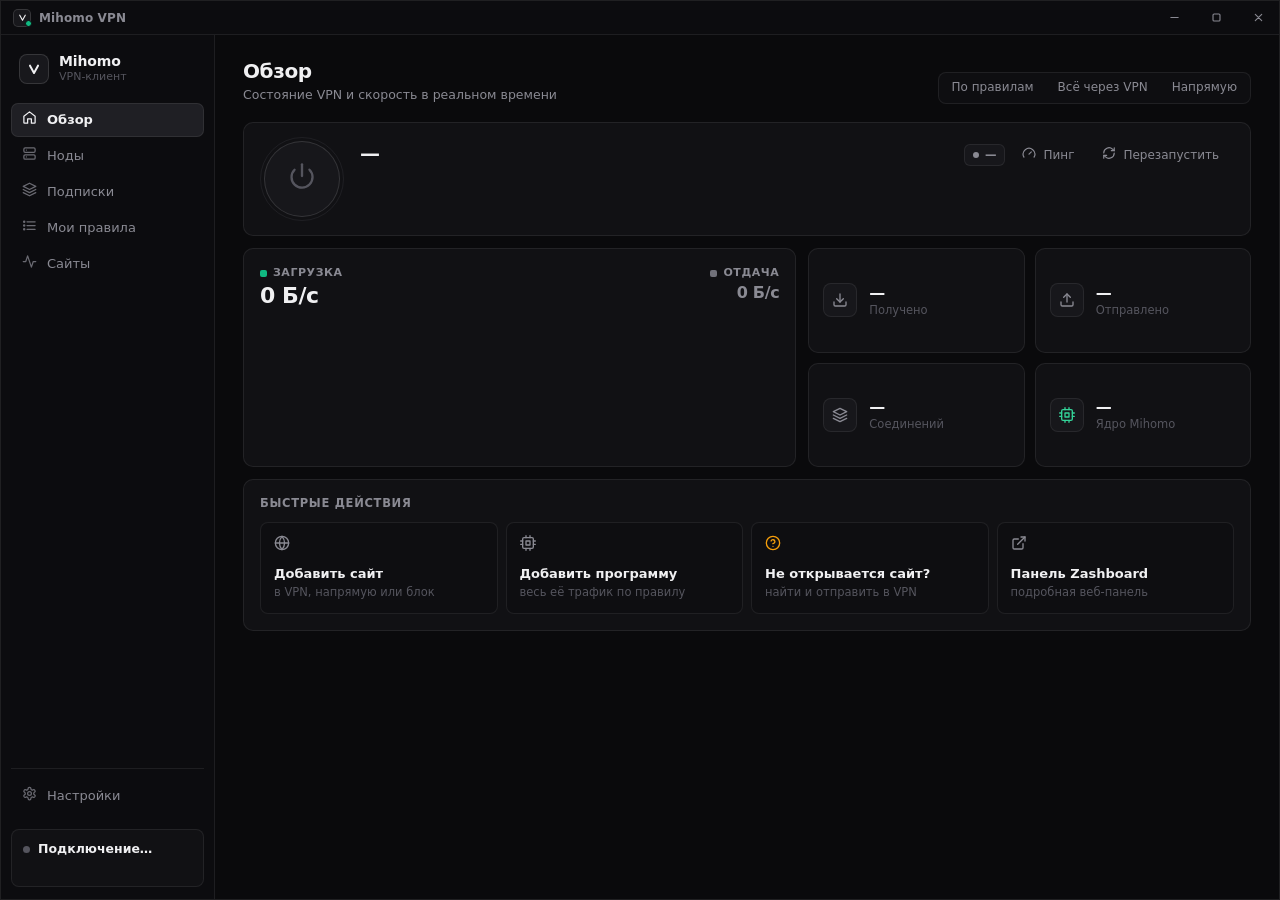
<file: source/ui/index.html>
<!doctype html>
<html lang="ru">
<head>
  <meta charset="utf-8" />
  <meta name="viewport" content="width=device-width, initial-scale=1" />
  <title>Mihomo VPN</title>
  <link rel="stylesheet" href="app.css" />
  <link rel="stylesheet" href="main.css" />
</head>
<body>
  <div class="app-shell">
    <div class="titlebar" data-tauri-drag-region>
      <div class="tb-left" data-tauri-drag-region>
        <div class="tb-mark"><svg viewBox="0 0 24 24" fill="none" stroke="currentColor" stroke-width="2.5" stroke-linecap="round" stroke-linejoin="round"><path d="m6 7 6 11 6-11"/></svg></div>
        <span class="tb-title" data-tauri-drag-region>Mihomo VPN</span>
      </div>
      <div class="win-btns">
        <button class="win-btn" id="winMin" title="Свернуть"><svg viewBox="0 0 12 12"><path d="M2 6h8" stroke="currentColor" stroke-width="1.2" stroke-linecap="round"/></svg></button>
        <button class="win-btn" id="winMax" title="Развернуть"><svg viewBox="0 0 12 12"><rect x="2.2" y="2.2" width="7.6" height="7.6" rx="1.2" fill="none" stroke="currentColor" stroke-width="1.2"/></svg></button>
        <button class="win-btn close" id="winClose" title="Свернуть в трей"><svg viewBox="0 0 12 12"><path d="M2.5 2.5l7 7m0-7l-7 7" stroke="currentColor" stroke-width="1.2" stroke-linecap="round"/></svg></button>
      </div>
    </div>
    <div class="layout">
    <!-- ======================= боковая панель -->
    <aside class="side">
      <div class="brand">
        <div class="logo"><svg viewBox="0 0 24 24" fill="none" stroke="#fff" stroke-width="3" stroke-linecap="round" stroke-linejoin="round"><path d="m6 7 6 11 6-11"/></svg></div>
        <div>
          <div class="brand-name">Mihomo</div>
          <div class="brand-sub">VPN-клиент</div>
        </div>
      </div>
      <nav id="nav">
        <div class="nav-group">
          <button data-page="overview" class="on"><span data-icon="home"></span>Обзор</button>
          <button data-page="nodes"><span data-icon="server"></span>Ноды</button>
          <button data-page="subs"><span data-icon="layers"></span>Подписки<em id="navSubCount"></em></button>
          <button data-page="rules"><span data-icon="list"></span>Мои правила<em id="navRuleCount"></em></button>
          <button data-page="sites"><span data-icon="activity"></span>Сайты<em id="navSuspicious" class="warn"></em></button>
        </div>
        <div class="nav-bottom">
          <button data-page="settings"><span data-icon="settings"></span>Настройки</button>
        </div>
      </nav>
      <div class="side-status" id="sideStatus">
        <div class="row"><span class="pulse" id="sideDot"></span><b id="sideTitle">Подключение…</b></div>
        <div class="muted ellipsis" id="sideSub">&nbsp;</div>
      </div>
    </aside>

    <main id="pages">
      <!-- ======================= ОБЗОР -->
      <section class="page on" id="page-overview">
        <header class="page-head">
          <div>
            <h1>Обзор</h1>
            <p class="muted">Состояние VPN и скорость в реальном времени</p>
          </div>
          <div class="seg" id="modeSeg" title="Режим маршрутизации">
            <button data-mode="rule">По правилам</button>
            <button data-mode="global">Всё через VPN</button>
            <button data-mode="direct">Напрямую</button>
          </div>
        </header>

        <div class="card hero-main">
          <button class="power" id="powerBtn" title="Включить / выключить VPN"><span data-icon="power"></span></button>
          <div class="hero-text">
            <div class="hero-top-row">
              <div>
                <div class="state" id="stateTitle">—</div>
                <div class="muted" id="stateReason">&nbsp;</div>
              </div>
              <div class="row hero-meta">
                <span class="chip" id="pingChip"><span class="dot"></span><span>—</span></span>
                <button class="btn sm ghost" id="pingBtn"><span data-icon="gauge"></span>Пинг</button>
                <button class="btn sm ghost" id="restartBtn"><span data-icon="refresh"></span>Перезапустить</button>
              </div>
            </div>
            <div class="core-note hidden" id="coreNote"></div>
            <div class="chain" id="chain"></div>
            <div class="smart-line hidden" id="smartLine"></div>
            <div class="game-line hidden" id="gameLine"></div>
          </div>
        </div>

        <div class="overview-grid">
          <div class="card speed">
            <div class="speed-top">
              <div>
                <div class="speed-label"><i class="sw down"></i>Загрузка</div>
                <div class="speed-val num" id="downSpeed">0 Б/с</div>
              </div>
              <div>
                <div class="speed-label"><i class="sw up"></i>Отдача</div>
                <div class="speed-val num small" id="upSpeed">0 Б/с</div>
              </div>
            </div>
            <div class="speed-graph"><svg class="spark" id="spark"></svg></div>
          </div>

          <div class="tiles">
            <div class="card tile"><div class="tile-ic" data-icon="download"></div><div><div class="tile-val num" id="tDown">—</div><div class="tile-lbl">Получено</div></div></div>
            <div class="card tile"><div class="tile-ic violet" data-icon="upload"></div><div><div class="tile-val num" id="tUp">—</div><div class="tile-lbl">Отправлено</div></div></div>
            <div class="card tile"><div class="tile-ic blue" data-icon="layers"></div><div><div class="tile-val num" id="tConns">—</div><div class="tile-lbl">Соединений</div></div></div>
            <div class="card tile"><div class="tile-ic green" data-icon="cpu"></div><div><div class="tile-val" id="tVersion">—</div><div class="tile-lbl">Ядро Mihomo</div></div></div>
          </div>
        </div>

        <div class="card quick">
          <h3>Быстрые действия</h3>
          <div class="quick-grid">
            <button class="qa" data-q="domain"><span data-icon="globe"></span><b>Добавить сайт</b><small>в VPN, напрямую или блок</small></button>
            <button class="qa" data-q="process"><span data-icon="cpu"></span><b>Добавить программу</b><small>весь её трафик по правилу</small></button>
            <button class="qa" data-q="broken"><span data-icon="help"></span><b>Не открывается сайт?</b><small>найти и отправить в VPN</small></button>
            <button class="qa" data-q="panel"><span data-icon="external"></span><b>Панель Zashboard</b><small>подробная веб-панель</small></button>
          </div>
        </div>
      </section>

      <!-- ======================= НОДЫ -->
      <section class="page" id="page-nodes">
        <header class="page-head">
          <div>
            <h1>Ноды и группы</h1>
            <p class="muted">Выбор сервера для каждой группы. Группы «авто» выбирают ноду сами по пингу.</p>
          </div>
          <div class="row">
            <div class="search"><span data-icon="search"></span><input class="input" id="nodeSearch" placeholder="Поиск ноды или группы" style="width:240px" /></div>
          </div>
        </header>
        <div id="groups" class="groups"></div>
      </section>

      <!-- ======================= ПОДПИСКИ -->
      <section class="page" id="page-subs">
        <header class="page-head">
          <div>
            <h1>Подписки</h1>
            <p class="muted">Ссылки от VPN-провайдеров. Ноды из активных подписок попадают в Proxy, Auto и остальные группы.</p>
          </div>
          <button class="btn primary" id="addSubBtn"><span data-icon="plus"></span>Добавить подписку</button>
        </header>
        <div class="toolbar">
          <span class="muted" style="font-size:13px">Использовать:</span>
          <div class="seg" id="subModeSeg">
            <button data-m="all">Все подписки сразу</button>
            <button data-m="one">Только активную</button>
          </div>
          <span class="hint" id="subModeHint"></span>
        </div>
        <div id="subsList" class="subs"></div>
      </section>

      <!-- ======================= ПРАВИЛА -->
      <section class="page" id="page-rules">
        <header class="page-head">
          <div>
            <h1>Мои правила <span class="count" id="ruleCount"></span></h1>
            <p class="muted">Проверяются сверху вниз и раньше всех остальных правил конфига.</p>
          </div>
          <div class="row">
            <button class="btn" id="importBtn"><span data-icon="download"></span>Импорт</button>
            <button class="btn" id="exportBtn"><span data-icon="upload"></span>Экспорт</button>
            <button class="btn primary" id="addRuleBtn"><span data-icon="plus"></span>Добавить</button>
          </div>
        </header>
        <div class="toolbar">
          <div class="search grow"><span data-icon="search"></span><input class="input" id="ruleSearch" placeholder="Поиск по правилам" /></div>
          <div class="seg" id="ruleTypeSeg">
            <button data-f="all" class="on">Все</button>
            <button data-f="domain">Сайты</button>
            <button data-f="process">Программы</button>
            <button data-f="ip">IP</button>
          </div>
          <div class="seg" id="ruleActSeg">
            <button data-a="all" class="on">Любое</button>
            <button data-a="vpn">VPN</button>
            <button data-a="direct">Напрямую</button>
            <button data-a="block">Блок</button>
          </div>
        </div>
        <div class="bulkbar hidden" id="bulkBar">
          <b id="bulkCount"></b>
          <span class="grow"></span>
          <span class="muted">Действие:</span>
          <select class="input" id="bulkAction" style="width:200px;height:32px"></select>
          <button class="btn sm" id="bulkApply">Применить</button>
          <button class="btn sm danger" id="bulkDelete"><span data-icon="trash"></span>Удалить</button>
          <button class="btn sm ghost" id="bulkClear">Снять выделение</button>
        </div>
        <div class="table card" id="rulesTable">
          <div class="thead">
            <label class="cb"><input type="checkbox" id="ruleAll" /><span></span></label>
            <div>Тип</div><div>Значение</div><div>Действие</div><div class="right">Порядок и правка</div>
          </div>
          <div class="tbody" id="rulesBody"></div>
        </div>
      </section>

      <!-- ======================= САЙТЫ -->
      <section class="page" id="page-sites">
        <header class="page-head">
          <div>
            <h1>Сайты и соединения</h1>
            <p class="muted">Адреса, к которым недавно обращались программы. Отсюда их можно сразу отправить в VPN.</p>
          </div>
          <div class="row">
            <button class="btn ghost" id="sitesClear"><span data-icon="trash"></span>Очистить</button>
          </div>
        </header>
        <div class="toolbar">
          <div class="seg" id="sitesSeg">
            <button data-s="all" class="on">Все адреса</button>
            <button data-s="broken">Не открываются <em id="brokenCount"></em></button>
            <button data-s="direct">Напрямую</button>
            <button data-s="vpn">Через VPN</button>
          </div>
          <div class="search grow"><span data-icon="search"></span><input class="input" id="sitesSearch" placeholder="Поиск по адресу или программе" /></div>
          <div class="seg" id="scopeSeg" title="Что добавлять в правило">
            <button data-scope="suffix" class="on">Весь сайт</button>
            <button data-scope="host">Только адрес</button>
          </div>
        </div>
        <div class="banner hidden" id="brokenBanner">
          <span data-icon="help"></span>
          <div><b>Похоже, эти адреса не открываются.</b> Они шли напрямую и почти ничего не загрузили — обычно так выглядят заблокированные сайты. Нажмите «В VPN» у нужного адреса и обновите страницу в браузере.</div>
        </div>
        <div class="table card sites" id="sitesTable">
          <div class="thead"><div>Адрес</div><div>Программа</div><div>Маршрут</div><div class="right">Трафик</div><div class="right">Добавить правило</div></div>
          <div class="tbody" id="sitesBody"></div>
        </div>
      </section>

      <!-- ======================= НАСТРОЙКИ -->
      <section class="page" id="page-settings">
        <header class="page-head">
          <div>
            <h1>Настройки</h1>
            <p class="muted">Поведение клиента, уведомления, интеграции и резервные копии</p>
          </div>
        </header>

        <div class="tabs" id="settingsTabs">
          <button data-stab="general" class="on">Основные</button>
          <button data-stab="notify">Уведомления и подсказки</button>
          <button data-stab="discord">Discord</button>
          <button data-stab="system">Обновления и система</button>
        </div>

        <div class="settings-wrap">
          <div class="stab-pane on" data-stab-pane="general">
            <div class="card">
              <h3>Поведение</h3>
              <label class="set"><div><b>Автоперезапуск VPN</b><small id="autoRestartHint">Поднимать службу, если она упала сама (не больше 3 раз за 10 минут)</small></div><span class="switch"><input type="checkbox" data-set="auto_restart" /><span></span></span></label>
              <div class="set"><div><b>Главная группа</b><small>По ней показываются активная нода и пинг</small></div><select class="input" data-set="main_group" style="width:190px"></select></div>
              <div class="set"><div><b>Группа для «В VPN»</b><small>Куда отправлять новые правила по умолчанию</small></div><select class="input" data-set="default_proxy_group" style="width:190px"></select></div>
            </div>
            <div class="card">
              <h3>Умный выбор ноды</h3>
              <label class="set"><div><b>Умный автовыбор</b><small>Постоянная оценка пинга, разброса, потерь и скорости; мёртвая нода заменяется за ~30 секунд</small></div><span class="switch"><input type="checkbox" data-set="smart_auto" /><span></span></span></label>
              <label class="set"><div><b>Автотест скорости</b><small>Раз в 6 часов, только когда сеть не нагружена. Идёт через служебную группу и не мешает трафику</small></div><span class="switch"><input type="checkbox" data-set="smart_speed_auto" /><span></span></span></label>
            </div>
            <div class="card">
              <h3>Игровой режим</h3>
              <div id="gameInfo" class="info-lines"></div>
              <label class="set"><div><b>Включать при запуске игр</b><small>Игры идут напрямую; на время игры тест скорости на паузе, нода меняется только при падении</small></div><span class="switch"><input type="checkbox" data-set="game_mode" /><span></span></span></label>
              <label class="set"><div><b>Считать OBS игрой</b><small>Чтобы ничего не дёргалось во время стрима</small></div><span class="switch"><input type="checkbox" data-set="game_mode_obs" /><span></span></span></label>
              <div class="field" style="margin:10px 0 0"><label>Свои игры (имена .exe через запятую)</label><input class="input" id="gameExtra" placeholder="например: mygame.exe, minecraft.exe" /></div>
            </div>
          </div>

          <div class="stab-pane" data-stab-pane="notify">
            <div class="card">
              <h3>Уведомления Windows</h3>
              <label class="set"><div><b>VPN отключился или снова работает</b><small>Если служба остановилась не по вашей команде</small></div><span class="switch"><input type="checkbox" data-set="notify_service" /><span></span></span></label>
              <label class="set"><div><b>Смена ноды</b><small>Когда группа «авто» переключилась на другой сервер</small></div><span class="switch"><input type="checkbox" data-set="notify_node" /><span></span></span></label>
              <label class="set"><div><b>Нода не отвечает</b><small>Активная нода не прошла проверку пинга</small></div><span class="switch"><input type="checkbox" data-set="notify_dead_node" /><span></span></span></label>
              <label class="set"><div><b>Подписка обновлена</b><small>Mihomo загрузил свежий список нод</small></div><span class="switch"><input type="checkbox" data-set="notify_subscription" /><span></span></span></label>
            </div>
            <div class="card">
              <h3>Подсказки «сайт не открывается»</h3>
              <label class="set"><div><b>Предлагать отправить в VPN</b><small>Если сайт несколько раз не загрузился напрямую — появится компактное окно с кнопкой «В VPN»</small></div><span class="switch"><input type="checkbox" data-set="suggest_blocked" /><span></span></span></label>
              <div class="field" style="margin:10px 0 0"><label>Не спрашивать про</label><div id="ignoredList" class="chips"></div></div>
            </div>
          </div>

          <div class="stab-pane" data-stab-pane="discord">
            <div class="card">
              <h3>Discord — голос через VPN</h3>
              <div id="discordInfo" class="info-lines"></div>
              <div class="row wrap" id="discordBtns" style="margin:10px 0 4px">
                <button class="btn sm" data-discord="install"><span data-icon="check"></span>Установить сейчас</button>
                <button class="btn sm" data-discord="restart"><span data-icon="refresh"></span>Перезапустить Discord</button>
                <button class="btn sm" data-discord="download"><span data-icon="download"></span>Скачать свежие файлы</button>
                <button class="btn sm ghost" data-discord="folder"><span data-icon="folder"></span></button>
              </div>
              <label class="set" data-discord-opt><div><b>Следить за обновлениями Discord</b><small>После обновления Discord файлы discord-voice-proxy сами появятся в новой папке</small></div><span class="switch"><input type="checkbox" data-set="discord_watch" /><span></span></span></label>
              <label class="set" data-discord-opt><div><b>Перезапускать Discord самому</b><small>Иначе — уведомление «перезапустите Discord»</small></div><span class="switch"><input type="checkbox" data-set="discord_auto_restart" /><span></span></span></label>
            </div>
          </div>

          <div class="stab-pane" data-stab-pane="system">
            <div class="card">
              <h3>Обновления</h3>
              <div id="updInfo" class="info-lines"></div>
              <div id="updNotes" class="hint hidden" style="white-space:pre-wrap;max-height:140px;overflow:auto;margin-top:6px"></div>
              <div class="row wrap" style="margin:10px 0 4px">
                <button class="btn sm" data-upd="check"><span data-icon="refresh"></span>Проверить</button>
                <button class="btn sm primary" data-upd="core" id="updCoreBtn"><span data-icon="download"></span>Обновить Mihomo</button>
                <button class="btn sm" data-upd="data"><span data-icon="layers"></span>Базы GeoIP, правила и панель</button>
                <button class="btn sm primary hidden" data-upd="tray_update" id="updTrayGhBtn"><span data-icon="download"></span>Обновить трей</button>
                <button class="btn sm primary hidden" data-upd="tray" id="updTrayBtn"><span data-icon="zap"></span>Установить новую версию трея</button>
                <button class="btn sm" data-open="repo"><span data-icon="globe"></span>GitHub</button>
              </div>
              <label class="set"><div><b>Проверять новые версии Mihomo и трея</b><small>При запуске и раз в сутки. Пришлёт уведомление, сам ничего не ставит</small></div><span class="switch"><input type="checkbox" data-set="auto_check_updates" /><span></span></span></label>
            </div>
            <div class="card">
              <h3>Файлы и пути</h3>
              <div class="paths" id="paths"></div>
              <div class="row wrap">
                <button class="btn sm" data-open="folder"><span data-icon="folder"></span>Папка Mihomo</button>
                <button class="btn sm" data-open="logs"><span data-icon="list"></span>Логи трея</button>
                <button class="btn sm" data-open="panel"><span data-icon="external"></span>Zashboard</button>
              </div>
            </div>
            <div class="card">
              <h3>Резервные копии config.yaml</h3>
              <p class="hint" style="margin-top:-4px">Копия делается автоматически перед каждым изменением правил. Хранятся последние 15.</p>
              <div id="backups" class="backups"></div>
            </div>
          </div>
        </div>
      </section>
    </main>
    </div>
  </div>

  <div id="toasts"></div>
  <script src="common.js"></script>
  <script src="app.js"></script>
</body>
</html>
</file>
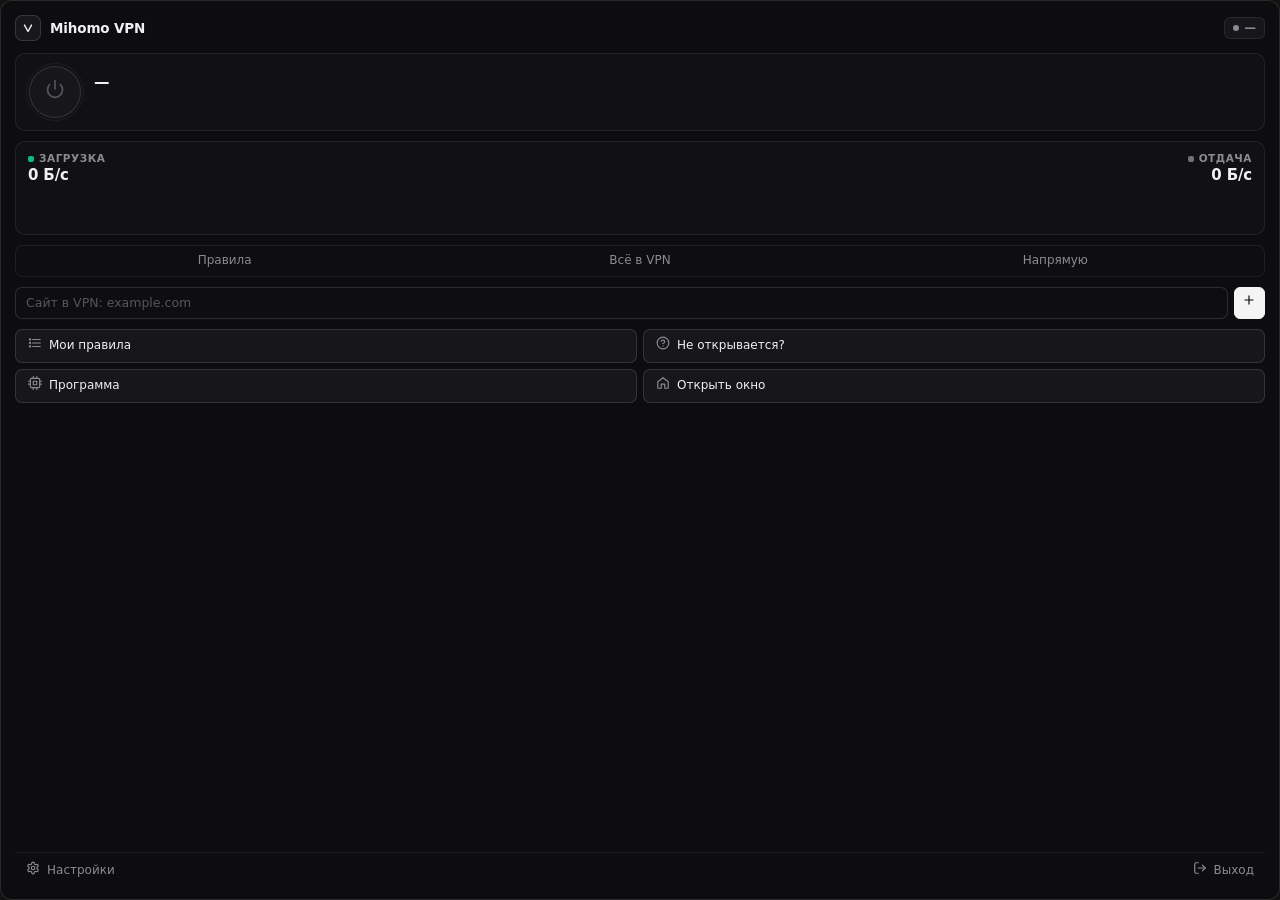
<file: source/ui/flyout.html>
<!doctype html>
<html lang="ru">
<head>
  <meta charset="utf-8" />
  <title>Mihomo</title>
  <link rel="stylesheet" href="app.css" />
  <style>
    html, body { background: transparent; }
    .fly {
      position: relative; z-index: 1; display: flex; flex-direction: column; gap: 10px; padding: 14px; height: 100vh;
      border-radius: 12px; border: 1px solid rgba(255, 255, 255, 0.12); overflow: hidden;
      background: #0d0d10;
    }
    .fly > * { flex-shrink: 0; }
    .top { display: flex; align-items: center; gap: 9px; padding-bottom: 2px; }
    .logo { width: 26px; height: 26px; border-radius: 7px; background: #18181c; border: 1px solid var(--border-2); display: grid; place-items: center; }
    .logo svg { width: 14px; height: 14px; stroke: var(--text); }
    .top b { font: 600 13.5px var(--font-display); letter-spacing: -.01em; }
    .main { display: flex; align-items: center; gap: 13px; padding: 12px 13px; }
    .main .power { width: 52px; height: 52px; }
    .main .power svg { width: 20px; height: 20px; }
    .main .power::before { inset: -4px; }
    .main .power::after { inset: -10px; }
    .st { font: 600 15.5px var(--font-display); letter-spacing: -.01em; }
    .st.ok { color: #34d399; } .st.warn { color: #fbbf24; }
    .node { font-size: 12px; color: var(--muted); margin-top: 2px; }
    .node b { color: var(--text); font-weight: 550; }
    .speeds { display: grid; grid-template-columns: 1fr 1fr; gap: 0; padding: 0; overflow: hidden; }
    .speeds .s { padding: 9px 12px 0; position: relative; z-index: 1; }
    .speeds .s small { font-size: 10.5px; color: var(--muted); text-transform: uppercase; letter-spacing: .05em; font-weight: 550; display: flex; align-items: center; gap: 5px; }
    .speeds .s small i { width: 6px; height: 6px; border-radius: 2px; }
    .speeds .s b { font: 600 15px var(--font-display); letter-spacing: -.01em; }
    .speeds .g { grid-column: 1 / -1; height: 42px; margin-top: 6px; }
    .add { display: flex; gap: 6px; }
    .add .input { height: 32px; font-size: 12.5px; }
    .quick { display: grid; grid-template-columns: 1fr 1fr; gap: 6px; }
    .quick .btn { justify-content: flex-start; height: 34px; font-weight: 500; font-size: 12px; }
    .quick .btn svg { color: var(--muted); }
    .quick .btn:hover svg { color: var(--text); }
    .foot { margin-top: auto; display: flex; justify-content: space-between; padding-top: 4px; border-top: 1px solid var(--border); }
    #toasts { left: 10px; right: 10px; bottom: 10px; }
    .toast { min-width: 0; }
  </style>
</head>
<body>
  <div class="fly">
    <div class="top">
      <div class="logo"><svg viewBox="0 0 24 24" fill="none" stroke="currentColor" stroke-width="2.4" stroke-linecap="round" stroke-linejoin="round"><path d="m6 7 6 11 6-11"/></svg></div>
      <b class="grow">Mihomo VPN</b>
      <span class="chip" id="pill"><span class="dot"></span><span>—</span></span>
    </div>

    <div class="card main">
      <button class="power" id="power" title="Включить / выключить"><span data-icon="power"></span></button>
      <div class="grow" style="min-width:0">
        <div class="st" id="st">—</div>
        <div class="node ellipsis" id="node">&nbsp;</div>
        <div class="node ellipsis hidden" id="game" style="color:#34d399"></div>
      </div>
    </div>

    <div class="card speeds">
      <div class="s"><small><i style="background:var(--ok)"></i>Загрузка</small><b class="num" id="down">0 Б/с</b></div>
      <div class="s" style="text-align:right"><small style="justify-content:flex-end"><i style="background:#71717a"></i>Отдача</small><b class="num" id="up">0 Б/с</b></div>
      <div class="g"><svg class="spark" id="spark"></svg></div>
    </div>

    <div class="seg full" id="mode">
      <button data-mode="rule">Правила</button>
      <button data-mode="global">Всё в VPN</button>
      <button data-mode="direct">Напрямую</button>
    </div>

    <div class="add">
      <input class="input" id="quickDomain" placeholder="Сайт в VPN: example.com" />
      <button class="btn primary icon" id="quickAdd" title="Добавить в VPN" style="width:32px;height:32px"><span data-icon="plus"></span></button>
    </div>

    <div class="quick">
      <button class="btn" data-nav="rules"><span data-icon="list"></span>Мои правила</button>
      <button class="btn" data-nav="sites:broken"><span data-icon="help"></span>Не открывается?</button>
      <button class="btn" data-nav="rules:add-process"><span data-icon="cpu"></span>Программа</button>
      <button class="btn" data-nav="overview"><span data-icon="home"></span>Открыть окно</button>
    </div>

    <div class="foot">
      <button class="btn sm ghost" data-nav="settings"><span data-icon="settings"></span>Настройки</button>
      <button class="btn sm ghost" id="quit"><span data-icon="logout"></span>Выход</button>
    </div>
  </div>
  <div id="toasts"></div>
  <script src="common.js"></script>
  <script src="flyout.js"></script>
</body>
</html>
</file>
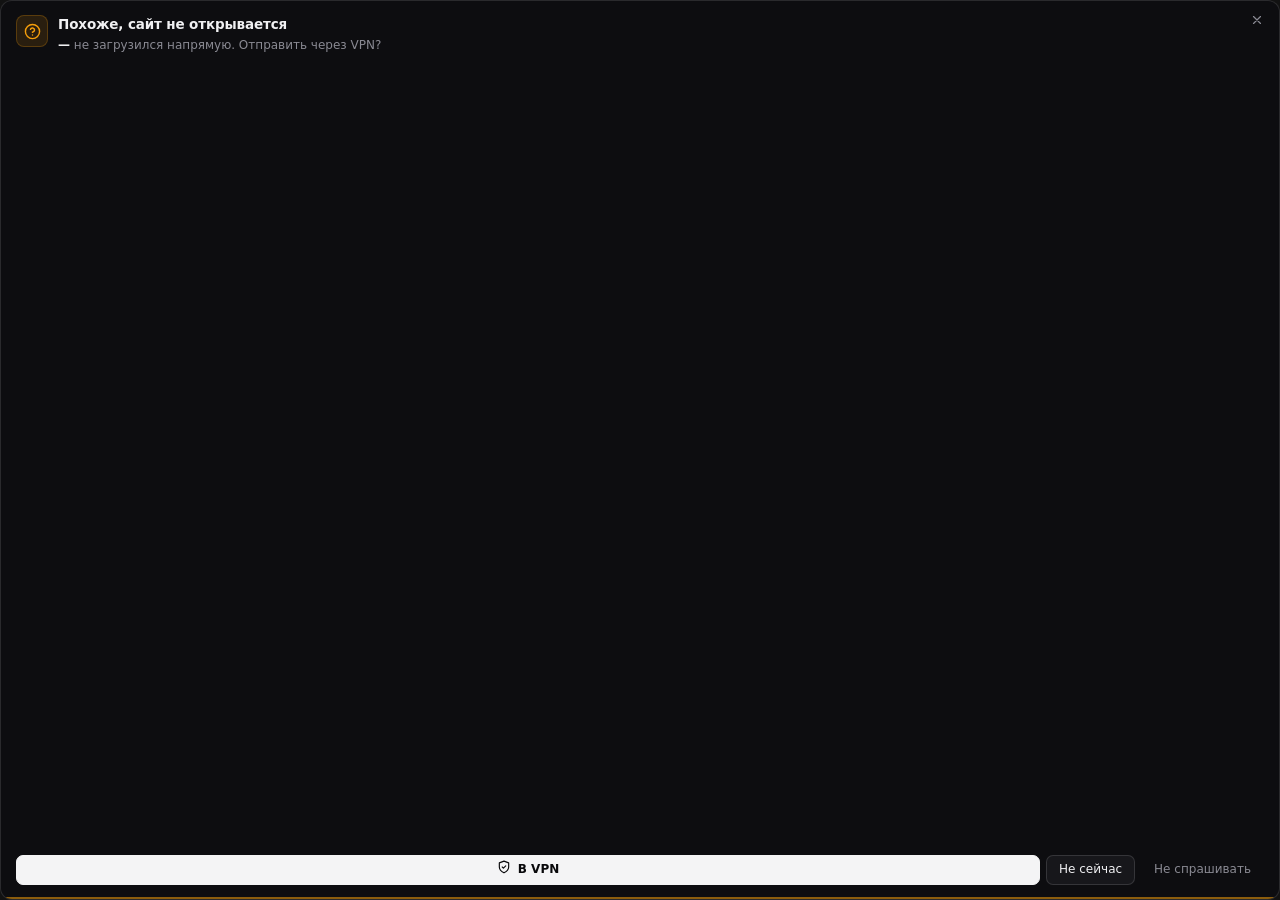
<file: source/ui/prompt.html>
<!doctype html>
<html lang="ru">
<head>
  <meta charset="utf-8" />
  <title>Mihomo</title>
  <link rel="stylesheet" href="app.css" />
  <style>
    html, body { background: transparent; }
    .box {
      position: relative; height: 100vh; padding: 14px 15px; border-radius: 12px;
      border: 1px solid rgba(255, 255, 255, 0.12); overflow: hidden; background: #0d0d10;
      display: flex; flex-direction: column; gap: 10px;
    }
    .head { display: flex; align-items: flex-start; gap: 10px; }
    .ic { width: 32px; height: 32px; border-radius: 8px; background: rgba(245, 158, 11, .12); border: 1px solid rgba(245, 158, 11, .24); color: var(--warn); display: grid; place-items: center; flex: none; }
    .ic svg { width: 17px; height: 17px; }
    .t { font-weight: 600; font-size: 13.5px; letter-spacing: -.01em; }
    .host { font-weight: 600; color: var(--text); }
    .sub { font-size: 12px; color: var(--muted); margin-top: 2px; line-height: 1.35; }
    .btns { display: flex; gap: 6px; margin-top: auto; }
    .btns .btn { height: 30px; font-size: 12px; }
    .x { position: absolute; right: 8px; top: 8px; }
    .timer { position: absolute; left: 0; bottom: 0; height: 2px; background: var(--warn); opacity: .55; width: 100%; transform-origin: left; }
    .timer.run { transition: transform 25s linear; transform: scaleX(0); }
  </style>
</head>
<body>
  <div class="box">
    <button class="btn icon ghost x" data-a="skip" title="Закрыть"><span data-icon="x"></span></button>
    <div class="head">
      <div class="ic" data-icon="help"></div>
      <div style="min-width:0;padding-right:24px">
        <div class="t">Похоже, сайт не открывается</div>
        <div class="sub"><span class="host" id="host">—</span> не загрузился напрямую<span id="proc"></span>. Отправить через VPN?</div>
      </div>
    </div>
    <div class="btns">
      <button class="btn primary grow" data-a="vpn"><span data-icon="shieldok"></span>В VPN</button>
      <button class="btn" data-a="skip">Не сейчас</button>
      <button class="btn ghost" data-a="never" title="Больше не спрашивать про этот сайт">Не спрашивать</button>
    </div>
    <div class="timer" id="timer"></div>
  </div>
  <script src="common.js"></script>
  <script>
    $$("[data-icon]").forEach((el) => (el.innerHTML = icon(el.dataset.icon)));
    let timer = 0;
    function show(s) {
      if (!s) return;
      $("#host").textContent = s.suffix;
      $("#host").title = s.host;
      $("#proc").textContent = s.process ? ` (${s.process})` : "";
      const t = $("#timer");
      t.classList.remove("run"); void t.offsetWidth; t.classList.add("run");
      clearTimeout(timer);
      timer = setTimeout(() => answer("skip"), 25000);
    }
    async function answer(a) {
      clearTimeout(timer);
      try { await invoke("prompt_answer", { answer: a }); } catch (e) { console.error(e); }
    }
    $$("[data-a]").forEach((b) => b.addEventListener("click", () => answer(b.dataset.a)));
    listen("prompt", show);
    invoke("prompt_current").then(show).catch(() => {});
  </script>
</body>
</html>
</file>
<file: source/ui/app.css>
/* Mihomo Tray — Linear / Raycast / Vercel graphite minimal theme */
:root {
  --bg: #0a0a0c;
  --bg-2: #0e0e11;
  --surface: #111114;
  --surface-2: #17171b;
  --surface-3: #1f1f24;
  --border: rgba(255, 255, 255, 0.075);
  --border-2: rgba(255, 255, 255, 0.13);
  --text: #f0f0f2;
  --muted: #8a8a93;
  --dim: #55555e;
  --accent: #10b981;
  --accent-2: #10b981;
  --accent-soft: rgba(16, 185, 129, 0.12);
  --grad: #f4f4f5;
  --ok: #10b981;
  --warn: #f59e0b;
  --bad: #ef4444;
  --blue: #3b82f6;
  --violet: #a1a1aa;
  --radius: 10px;
  --radius-sm: 7px;
  --shadow: 0 12px 36px rgba(0, 0, 0, 0.55);
  --font: "Segoe UI Variable Text", "Inter", "Segoe UI", system-ui, -apple-system, sans-serif;
  --font-display: "Segoe UI Variable Display", "Inter", "Segoe UI", system-ui, sans-serif;
  --mono: "Cascadia Mono", "JetBrains Mono", "Consolas", ui-monospace, monospace;
  color-scheme: dark;
}

* { box-sizing: border-box; }
html, body { margin: 0; height: 100%; }
body {
  background: var(--bg);
  color: var(--text);
  font: 13.5px/1.45 var(--font);
  -webkit-font-smoothing: antialiased;
  user-select: none;
  overflow: hidden;
}
input, textarea, select, button { font: inherit; color: inherit; }
::selection { background: rgba(16, 185, 129, 0.3); color: #fff; }
.num { font-variant-numeric: tabular-nums; }
.mono { font-family: var(--mono); font-size: 12px; }
.muted { color: var(--muted); }
.dim { color: var(--dim); }
.hidden { display: none !important; }
.grow { flex: 1; }
.row { display: flex; align-items: center; gap: 8px; }
.col { display: flex; flex-direction: column; gap: 8px; }
.ellipsis { overflow: hidden; text-overflow: ellipsis; white-space: nowrap; min-width: 0; }

/* scrollbars */
::-webkit-scrollbar { width: 8px; height: 8px; }
::-webkit-scrollbar-thumb { background: rgba(255, 255, 255, 0.1); border-radius: 8px; border: 2px solid transparent; background-clip: padding-box; }
::-webkit-scrollbar-thumb:hover { background: rgba(255, 255, 255, 0.2); border: 2px solid transparent; background-clip: padding-box; }
::-webkit-scrollbar-track { background: transparent; }

/* ---------------------------------------------------------------- buttons */
.btn {
  display: inline-flex; align-items: center; justify-content: center; gap: 7px;
  height: 32px; padding: 0 12px; border-radius: var(--radius-sm);
  border: 1px solid var(--border-2); background: var(--surface-2);
  color: var(--text); cursor: pointer; font-weight: 500; font-size: 12.5px; white-space: nowrap;
  transition: background .12s, border-color .12s, color .12s, transform .06s, opacity .12s;
}
.btn:hover { background: var(--surface-3); border-color: rgba(255, 255, 255, 0.2); }
.btn:active { transform: translateY(0.5px); }
.btn:disabled { opacity: .4; pointer-events: none; }
.btn svg { width: 14px; height: 14px; flex: none; }
.btn.primary {
  background: #f4f4f5; border-color: #f4f4f5; color: #09090b; font-weight: 600;
}
.btn.primary:hover { background: #ffffff; border-color: #ffffff; }
.btn.danger { color: #fca5a5; background: rgba(239, 68, 68, .08); border-color: rgba(239, 68, 68, .22); }
.btn.danger:hover { background: rgba(239, 68, 68, .15); border-color: rgba(239, 68, 68, .35); }
.btn.ghost { background: transparent; border-color: transparent; color: var(--muted); }
.btn.ghost:hover { background: var(--surface-2); color: var(--text); }
.btn.sm { height: 28px; padding: 0 10px; font-size: 12px; border-radius: 6px; }
.btn.icon { width: 28px; height: 28px; padding: 0; border-radius: 6px; }

/* ---------------------------------------------------------------- chips */
.chip {
  display: inline-flex; align-items: center; gap: 6px; height: 22px; padding: 0 8px;
  border-radius: 6px; font-size: 11.5px; font-weight: 550; white-space: nowrap;
  background: var(--surface-2); color: var(--muted); border: 1px solid var(--border);
}
.chip .dot { width: 6px; height: 6px; border-radius: 50%; background: currentColor; }
.chip.ok { color: #34d399; background: rgba(16, 185, 129, .1); border-color: rgba(16, 185, 129, .24); }
.chip.warn { color: #fbbf24; background: rgba(245, 158, 11, .1); border-color: rgba(245, 158, 11, .24); }
.chip.bad { color: #f87171; background: rgba(239, 68, 68, .1); border-color: rgba(239, 68, 68, .24); }
.chip.off { color: var(--muted); background: var(--surface-2); border-color: var(--border); }
.chip.blue { color: #93c5fd; background: rgba(59, 130, 246, .1); border-color: rgba(59, 130, 246, .24); }
.chip.violet { color: #d4d4d8; background: rgba(161, 161, 170, .12); border-color: rgba(161, 161, 170, .24); }

/* ---------------------------------------------------------------- segmented control */
.seg {
  display: inline-flex; padding: 2px; gap: 2px; border-radius: 8px;
  background: var(--bg-2); border: 1px solid var(--border);
}
.seg button {
  border: 0; background: transparent; height: 26px; padding: 0 11px; border-radius: 6px;
  color: var(--muted); font-weight: 500; font-size: 12px; cursor: pointer; transition: all .12s;
}
.seg button:hover { color: var(--text); }
.seg button.on {
  background: var(--surface-3); color: var(--text); font-weight: 550;
  box-shadow: 0 1px 0 rgba(255, 255, 255, .05) inset, 0 1px 3px rgba(0, 0, 0, .4);
}
.seg.full { display: flex; }
.seg.full button { flex: 1; }

/* ---------------------------------------------------------------- inputs */
.input, select.input, textarea.input {
  height: 34px; padding: 0 10px; border-radius: var(--radius-sm); width: 100%;
  background: var(--bg-2); border: 1px solid var(--border-2); outline: none;
  font-size: 13px; transition: border-color .12s, box-shadow .12s; user-select: text;
}
textarea.input { height: auto; min-height: 110px; padding: 9px 11px; resize: vertical; line-height: 1.5; font-family: var(--mono); font-size: 12px; }
.input:focus { border-color: rgba(255, 255, 255, 0.32); box-shadow: 0 0 0 2px rgba(255, 255, 255, 0.06); }
.input::placeholder { color: var(--dim); }
select.input {
  appearance: none; padding-right: 30px; cursor: pointer;
  background-image: url("data:image/svg+xml,%3Csvg xmlns='http://www.w3.org/2000/svg' width='12' height='12' viewBox='0 0 24 24' fill='none' stroke='%238a8a93' stroke-width='2.2' stroke-linecap='round'%3E%3Cpath d='m6 9 6 6 6-6'/%3E%3C/svg%3E");
  background-repeat: no-repeat; background-position: right 10px center;
}
select.input option { background: #141418; color: var(--text); }
.search { position: relative; }
.search svg { position: absolute; left: 10px; top: 50%; transform: translateY(-50%); width: 14px; height: 14px; color: var(--dim); pointer-events: none; }
.search .input { padding-left: 31px; }

/* ---------------------------------------------------------------- switch */
.switch { position: relative; width: 36px; height: 20px; flex: none; cursor: pointer; }
.switch input { opacity: 0; width: 0; height: 0; position: absolute; }
.switch span { position: absolute; inset: 0; border-radius: 999px; background: #27272a; border: 1px solid rgba(255, 255, 255, 0.08); transition: background .15s, border-color .15s; }
.switch span::after { content: ""; position: absolute; left: 2px; top: 2px; width: 14px; height: 14px; border-radius: 50%; background: #d4d4d8; transition: transform .15s, background .15s; }
.switch input:checked + span { background: var(--ok); border-color: var(--ok); }
.switch input:checked + span::after { transform: translateX(16px); background: #fff; }

/* ---------------------------------------------------------------- cards */
.card {
  position: relative; background: var(--surface); border: 1px solid var(--border);
  border-radius: var(--radius); padding: 16px;
}
.card h3 {
  margin: 0 0 12px; font: 600 11.5px var(--font); color: var(--muted);
  text-transform: uppercase; letter-spacing: .06em;
}

/* ---------------------------------------------------------------- toasts */
#toasts { position: fixed; right: 16px; bottom: 16px; display: flex; flex-direction: column; gap: 6px; z-index: 100; pointer-events: none; }
.toast {
  pointer-events: auto; display: flex; align-items: flex-start; gap: 9px; min-width: 240px; max-width: 400px;
  padding: 10px 13px; border-radius: 9px; background: #16161a; border: 1px solid var(--border-2);
  box-shadow: var(--shadow); font-size: 12.5px; animation: toast-in .18s ease-out;
}
.toast .ic { width: 16px; height: 16px; flex: none; margin-top: 1px; }
.toast.ok .ic { color: var(--ok); } .toast.error .ic { color: var(--bad); } .toast.info .ic { color: var(--blue); } .toast.warn .ic { color: var(--warn); }
.toast.out { animation: toast-out .15s ease forwards; }
@keyframes toast-in { from { opacity: 0; transform: translateY(6px); } }
@keyframes toast-out { to { opacity: 0; transform: translateX(14px); } }

/* ---------------------------------------------------------------- modals */
.modal-back {
  position: fixed; inset: 0; z-index: 50; background: rgba(0, 0, 0, .65); backdrop-filter: blur(4px);
  display: flex; align-items: center; justify-content: center; animation: fade .12s ease;
}
.modal {
  width: min(520px, calc(100vw - 40px)); max-height: calc(100vh - 60px); overflow: auto;
  background: #121216; border: 1px solid var(--border-2); border-radius: 12px; box-shadow: var(--shadow);
  padding: 20px; animation: pop .15s ease-out;
}
.modal h2 { margin: 0 0 4px; font: 600 17px var(--font-display); letter-spacing: -.01em; }
.modal .sub { color: var(--muted); font-size: 12.5px; margin-bottom: 16px; }
.modal .foot { display: flex; justify-content: flex-end; gap: 8px; margin-top: 18px; }
.field { display: flex; flex-direction: column; gap: 6px; margin-bottom: 12px; }
.field > label { font-size: 12px; font-weight: 550; color: var(--muted); }
.hint { font-size: 11.5px; color: var(--dim); }
@keyframes fade { from { opacity: 0; } }
@keyframes pop { from { opacity: 0; transform: translateY(6px) scale(.98); } }

/* rule action picker */
.actions3 { display: grid; grid-template-columns: repeat(3, 1fr); gap: 8px; }
.act {
  display: flex; flex-direction: column; gap: 4px; padding: 10px 11px; border-radius: 8px; cursor: pointer;
  border: 1px solid var(--border-2); background: var(--bg-2); transition: all .12s; text-align: left;
}
.act:hover { background: var(--surface-2); }
.act b { font-size: 12.5px; display: flex; align-items: center; gap: 6px; }
.act span { font-size: 11px; color: var(--muted); line-height: 1.35; }
.act svg { width: 14px; height: 14px; }
.act.on.vpn { border-color: rgba(16, 185, 129, .5); background: rgba(16, 185, 129, .08); }
.act.on.direct { border-color: rgba(59, 130, 246, .5); background: rgba(59, 130, 246, .08); }
.act.on.block { border-color: rgba(239, 68, 68, .5); background: rgba(239, 68, 68, .08); }
.act.vpn b { color: #34d399; } .act.direct b { color: #93c5fd; } .act.block b { color: #f87171; }

.badge-action { display: inline-flex; align-items: center; gap: 6px; }

/* ---------------------------------------------------------------- power button */
.power {
  --c: var(--dim);
  position: relative; width: 76px; height: 76px; border-radius: 50%; border: 1px solid var(--border-2);
  cursor: pointer; flex: none; background: var(--surface-2);
  color: var(--c); transition: color .2s, border-color .2s, background .2s, box-shadow .2s, transform .08s;
  display: grid; place-items: center;
}
.power::before {
  content: ""; position: absolute; inset: -5px; border-radius: 50%;
  border: 1.5px solid var(--c); opacity: .22; transition: border-color .2s, opacity .2s;
}
.power::after {
  content: ""; position: absolute; inset: -14px; border-radius: 50%;
  background: radial-gradient(circle, color-mix(in srgb, var(--c) 22%, transparent), transparent 70%);
  opacity: 0; transition: opacity .3s; z-index: -1; pointer-events: none;
}
.power svg { width: 28px; height: 28px; }
.power:hover { background: var(--surface-3); border-color: rgba(255, 255, 255, 0.22); }
.power:active { transform: scale(.97); }
.power.ok { --c: var(--ok); border-color: rgba(16, 185, 129, .45); background: rgba(16, 185, 129, .08); }
.power.warn { --c: var(--warn); border-color: rgba(245, 158, 11, .45); background: rgba(245, 158, 11, .08); }
.power.ok::before, .power.warn::before { opacity: .45; }
.power.ok::after, .power.warn::after { opacity: 1; }
.power.busy::before { border-style: dashed; animation: spin 1.6s linear infinite; opacity: .7; }
@keyframes spin { to { transform: rotate(360deg); } }
html.asleep *, html.asleep *::before, html.asleep *::after { animation-play-state: paused !important; transition: none !important; }

/* sparkline */
.spark { width: 100%; height: 100%; display: block; }
.spark .down-line { stroke: var(--ok); }
.spark .up-line { stroke: #71717a; }

.skeleton { color: transparent !important; background: linear-gradient(90deg, rgba(255, 255, 255, .03), rgba(255, 255, 255, .07), rgba(255, 255, 255, .03)); background-size: 200% 100%; animation: shimmer 1.2s infinite; border-radius: 6px; }
@keyframes shimmer { to { background-position: -200% 0; } }

.empty { text-align: center; padding: 44px 20px; color: var(--muted); }
.empty svg { width: 32px; height: 32px; color: var(--dim); margin-bottom: 10px; }
.empty b { display: block; color: var(--text); font-size: 14px; margin-bottom: 4px; }

.delay { font-weight: 600; font-variant-numeric: tabular-nums; font-size: 11.5px; }
.delay.good { color: #34d399; } .delay.mid { color: #fbbf24; } .delay.bad { color: #f87171; } .delay.none { color: var(--dim); }
</file>
<file: source/ui/main.css>
/* Главное окно — Linear / Raycast / Vercel frameless shell */
.app-shell {
  display: flex; flex-direction: column; height: 100vh;
  background: var(--bg); border: 1px solid rgba(255, 255, 255, 0.09); overflow: hidden;
}
.titlebar {
  height: 34px; flex: none; display: flex; align-items: center; justify-content: space-between;
  background: #0c0c0f; border-bottom: 1px solid var(--border); padding-left: 12px;
  -webkit-app-region: drag;
}
.tb-left { display: flex; align-items: center; gap: 8px; pointer-events: none; }
.tb-mark {
  width: 18px; height: 18px; border-radius: 5px; background: #18181c;
  border: 1px solid var(--border-2); display: grid; place-items: center; position: relative;
}
.tb-mark svg { width: 11px; height: 11px; stroke: var(--text); }
.tb-mark::after {
  content: ""; position: absolute; right: -1.5px; bottom: -1.5px; width: 5px; height: 5px;
  border-radius: 50%; background: var(--ok); border: 1px solid #0c0c0f;
}
.tb-title { font: 550 12px var(--font); color: var(--muted); letter-spacing: .01em; }
.win-btns { display: flex; height: 100%; -webkit-app-region: no-drag; }
.win-btn {
  width: 42px; height: 100%; border: 0; background: transparent; color: var(--muted);
  display: grid; place-items: center; cursor: pointer; transition: background .1s, color .1s;
}
.win-btn svg { width: 11px; height: 11px; }
.win-btn:hover { background: var(--surface-2); color: var(--text); }
.win-btn.close:hover { background: #dc2626; color: #fff; }

.layout { position: relative; z-index: 1; display: grid; grid-template-columns: 214px 1fr; flex: 1; min-height: 0; }

/* ---------------------------------------------------------------- sidebar */
.side {
  display: flex; flex-direction: column; padding: 16px 10px 12px; gap: 16px;
  border-right: 1px solid var(--border); background: #0c0c0f;
}
.brand { display: flex; align-items: center; gap: 10px; padding: 2px 8px; }
.logo {
  width: 30px; height: 30px; border-radius: 8px; background: #18181c;
  border: 1px solid var(--border-2); display: grid; place-items: center; flex: none;
}
.logo svg { width: 16px; height: 16px; stroke: var(--text); }
.brand-name { font: 600 14px var(--font-display); letter-spacing: -.01em; line-height: 1.15; }
.brand-sub { font-size: 11px; color: var(--dim); }
#nav { display: flex; flex-direction: column; flex: 1; gap: 2px; min-height: 0; }
.nav-group { display: flex; flex-direction: column; gap: 2px; }
.nav-bottom { margin-top: auto; padding-top: 10px; border-top: 1px solid var(--border); display: flex; flex-direction: column; gap: 2px; }
#nav button {
  display: flex; align-items: center; gap: 10px; height: 34px; padding: 0 10px; border: 1px solid transparent; border-radius: 7px;
  background: transparent; color: var(--muted); font-weight: 500; font-size: 13px; cursor: pointer; text-align: left; transition: all .12s;
}
#nav button svg { width: 15px; height: 15px; opacity: .75; }
#nav button:hover { background: var(--surface-2); color: var(--text); }
#nav button:hover svg { opacity: 1; }
#nav button.on { background: var(--surface-3); border-color: var(--border); color: var(--text); font-weight: 550; }
#nav button.on svg { opacity: 1; color: var(--text); }
#nav em { margin-left: auto; font-style: normal; font-size: 11px; font-weight: 600; color: var(--muted); background: var(--surface-2); padding: 1px 6px; border-radius: 5px; }
#nav em:empty { display: none; }
#nav em.warn { color: #09090b; background: var(--warn); }

.side-status {
  margin-top: auto; padding: 10px 11px; border-radius: 8px;
  background: var(--surface); border: 1px solid var(--border); font-size: 12px;
}
.side-status b { font-size: 12.5px; font-weight: 550; }
.pulse { width: 7px; height: 7px; border-radius: 50%; background: var(--dim); flex: none; position: relative; }
.pulse.ok { background: var(--ok); box-shadow: 0 0 0 0 rgba(16, 185, 129, .5); animation: pulse 2.2s infinite; }
.pulse.warn { background: var(--warn); }
@keyframes pulse { 70% { box-shadow: 0 0 0 6px rgba(16, 185, 129, 0); } 100% { box-shadow: 0 0 0 0 rgba(16, 185, 129, 0); } }

/* ---------------------------------------------------------------- pages */
#pages { position: relative; overflow: hidden; background: var(--bg); }
.page { position: absolute; inset: 0; overflow-y: auto; padding: 24px 28px 28px; display: none; }
.page.on { display: block; animation: page-in .14s ease-out; }
@keyframes page-in { from { opacity: 0; transform: translateY(3px); } }
.page-head { display: flex; align-items: flex-end; justify-content: space-between; gap: 16px; margin-bottom: 18px; }
.page-head h1 { margin: 0; font: 600 20px var(--font-display); letter-spacing: -.02em; }
.page-head p { margin: 3px 0 0; font-size: 12.5px; }
.count { font-size: 13px; color: var(--dim); font-weight: 500; margin-left: 6px; }
.toolbar { display: flex; align-items: center; gap: 8px; margin-bottom: 12px; flex-wrap: wrap; }
.toolbar .search { min-width: 200px; }
.seg em { font-style: normal; font-size: 10.5px; background: var(--warn); color: #09090b; padding: 0 5px; border-radius: 4px; margin-left: 4px; font-weight: 650; }
.seg em:empty { display: none; }
.wrap { flex-wrap: wrap; }
.right { text-align: right; justify-content: flex-end; }

/* ---------------------------------------------------------------- overview */
.hero-main { display: flex; align-items: center; gap: 20px; padding: 18px 20px; margin-bottom: 12px; overflow: hidden; }
.hero-top-row { display: flex; align-items: flex-start; justify-content: space-between; gap: 14px; flex-wrap: wrap; }
.hero-text { min-width: 0; flex: 1; }
.state { font: 600 20px var(--font-display); letter-spacing: -.02em; }
.state.ok { color: #34d399; } .state.warn { color: #fbbf24; } .state.off { color: var(--text); }
.chain { display: flex; align-items: center; flex-wrap: wrap; gap: 4px; margin: 10px 0 0; font-size: 12px; min-height: 22px; }
.chain span { padding: 2px 8px; border-radius: 6px; background: var(--surface-2); border: 1px solid var(--border); color: var(--muted); white-space: nowrap; max-width: 240px; overflow: hidden; text-overflow: ellipsis; }
.chain span:last-child { background: var(--surface-3); border-color: var(--border-2); color: var(--text); font-weight: 550; }
.chain i { color: var(--dim); font-style: normal; }
.hero-meta { flex-wrap: wrap; gap: 6px; }

.overview-grid { display: grid; grid-template-columns: minmax(0, 1.25fr) minmax(0, 1fr); gap: 12px; margin-bottom: 12px; }
.speed { display: flex; flex-direction: column; padding: 16px 16px 0; overflow: hidden; min-height: 176px; }
.speed-top { display: flex; justify-content: space-between; align-items: flex-start; gap: 10px; }
.speed-label { display: flex; align-items: center; gap: 6px; font-size: 11px; color: var(--muted); font-weight: 550; text-transform: uppercase; letter-spacing: .05em; }
.sw { width: 7px; height: 7px; border-radius: 2px; }
.sw.down { background: var(--ok); } .sw.up { background: #71717a; }
.speed-val { font: 600 22px var(--font-display); letter-spacing: -.02em; margin-top: 2px; }
.speed-val.small { font-size: 16px; text-align: right; color: var(--muted); }
.speed-top > div:last-child .speed-label { justify-content: flex-end; }
.speed-graph { flex: 1; margin: 8px -16px 0; min-height: 86px; }

.tiles { display: grid; grid-template-columns: 1fr 1fr; gap: 10px; }
.tile { display: flex; align-items: center; gap: 12px; padding: 13px 14px; }
.tile-ic { width: 34px; height: 34px; border-radius: 8px; display: grid; place-items: center; background: var(--surface-2); border: 1px solid var(--border); color: var(--muted); flex: none; }
.tile-ic svg { width: 16px; height: 16px; }
.tile-ic.green { color: #34d399; }
.tile-val { font: 600 16px var(--font-display); letter-spacing: -.01em; white-space: nowrap; }
.tile-lbl { font-size: 11.5px; color: var(--dim); }

.quick-grid { display: grid; grid-template-columns: repeat(4, 1fr); gap: 8px; }
.qa {
  display: flex; flex-direction: column; align-items: flex-start; gap: 2px; padding: 12px 13px; border-radius: 8px; cursor: pointer; text-align: left;
  border: 1px solid var(--border); background: var(--bg-2); transition: background .12s, border-color .12s;
}
.qa:hover { background: var(--surface-2); border-color: var(--border-2); }
.qa svg { width: 16px; height: 16px; color: var(--muted); margin-bottom: 6px; }
.qa:hover svg { color: var(--text); }
.qa[data-q="broken"] svg { color: var(--warn); }
.qa b { font-size: 13px; font-weight: 550; }
.qa small { font-size: 11.5px; color: var(--dim); line-height: 1.35; }

/* ---------------------------------------------------------------- nodes */
.groups { display: flex; flex-direction: column; gap: 10px; }
.group { padding: 0; overflow: hidden; }
.group-head { display: flex; align-items: center; gap: 10px; padding: 12px 16px; cursor: pointer; }
.group-head:hover { background: rgba(255, 255, 255, .02); }
.group-head .name { font-weight: 600; font-size: 14px; }
.group-head .now { color: var(--muted); font-size: 12.5px; }
.group-head .caret { width: 16px; height: 16px; color: var(--dim); transition: transform .15s; }
.group.open .caret { transform: rotate(180deg); }
.group-body { display: none; padding: 0 16px 14px; }
.group.open .group-body { display: block; }
.nodes { display: grid; grid-template-columns: repeat(auto-fill, minmax(200px, 1fr)); gap: 7px; }
.node {
  display: flex; flex-direction: column; gap: 4px; padding: 9px 11px; border-radius: 8px; text-align: left;
  border: 1px solid var(--border); background: var(--bg-2); cursor: pointer; transition: border-color .12s, background .12s; min-width: 0;
}
.node:hover { border-color: var(--border-2); background: var(--surface-2); }
.node.on { border-color: rgba(16, 185, 129, .55); background: rgba(16, 185, 129, .08); }
.node.ro { cursor: default; }
.node .nm { font-weight: 550; font-size: 12.5px; }
.node .meta { display: flex; justify-content: space-between; font-size: 11px; color: var(--dim); }

/* ---------------------------------------------------------------- tables */
.table { padding: 0; overflow: hidden; }
.thead, .trow { display: grid; align-items: center; gap: 12px; padding: 0 14px; }
#rulesTable .thead, #rulesTable .trow { grid-template-columns: 24px 116px minmax(0, 1fr) 186px 164px; }
.sites .thead, .sites .trow { grid-template-columns: minmax(0, 1fr) 116px 124px 80px 206px; }
.thead { height: 34px; font-size: 11px; font-weight: 600; text-transform: uppercase; letter-spacing: .06em; color: var(--dim); border-bottom: 1px solid var(--border); background: var(--bg-2); }
.trow { min-height: 44px; border-bottom: 1px solid var(--border); transition: background .1s; }
.trow:last-child { border-bottom: 0; }
.trow:hover { background: var(--surface-2); }
.trow.sel { background: rgba(16, 185, 129, .07); }
.trow .val { font-size: 13px; font-weight: 500; }
.trow .ops { display: flex; justify-content: flex-end; gap: 2px; opacity: .55; transition: opacity .12s; }
.trow:hover .ops { opacity: 1; }
.trow .ops .btn.icon { width: 26px; height: 26px; }
.trow .ops .btn.icon svg { width: 14px; height: 14px; }
.trow select.input { height: 28px; font-size: 12px; }
.trow.flash { animation: flash 1s ease; }
@keyframes flash { 0% { background: rgba(16, 185, 129, .18); } }

.cb { position: relative; width: 16px; height: 16px; cursor: pointer; display: inline-block; }
.cb input { opacity: 0; position: absolute; }
.cb span { position: absolute; inset: 0; border-radius: 4px; border: 1.5px solid var(--border-2); background: var(--bg-2); transition: all .1s; }
.cb input:checked + span { background: #f4f4f5; border-color: #f4f4f5; }
.cb input:checked + span::after { content: ""; position: absolute; left: 4.5px; top: 1px; width: 4.5px; height: 8.5px; border: solid #09090b; border-width: 0 2px 2px 0; transform: rotate(45deg); }
.cb input:indeterminate + span { background: #f4f4f5; border-color: #f4f4f5; }
.cb input:indeterminate + span::after { content: ""; position: absolute; left: 3px; right: 3px; top: 6px; height: 2px; background: #09090b; }

.bulkbar { display: flex; align-items: center; gap: 8px; padding: 8px 12px; margin-bottom: 10px; border-radius: 8px; background: var(--surface-2); border: 1px solid var(--border-2); animation: page-in .12s; }

.sites .host { display: flex; flex-direction: column; min-width: 0; }
.sites .host small { color: var(--dim); font-size: 11px; }
.sites .traffic { text-align: right; font-size: 12px; color: var(--muted); }
.sites .add { display: flex; justify-content: flex-end; gap: 4px; }
.sites .add .btn { height: 26px; padding: 0 8px; font-size: 11.5px; }
.sites .add .btn.vpn { color: #34d399; border-color: rgba(16, 185, 129, .28); background: rgba(16, 185, 129, .08); }
.sites .add .btn.direct { color: #93c5fd; }
.sites .add .btn.block { color: #f87171; }
.sites .trow.susp .val::before { content: "●"; color: var(--warn); margin-right: 6px; font-size: 9px; vertical-align: 2px; }
.has-rule { font-size: 11.5px; color: var(--muted); display: flex; align-items: center; gap: 6px; justify-content: flex-end; }

.banner { display: flex; gap: 10px; align-items: flex-start; padding: 11px 14px; border-radius: 8px; margin-bottom: 10px; font-size: 12.5px; background: rgba(245, 158, 11, .07); border: 1px solid rgba(245, 158, 11, .22); color: #fde68a; }
.banner svg { width: 17px; height: 17px; color: var(--warn); flex: none; margin-top: 1px; }

/* ---------------------------------------------------------------- settings */
.settings-wrap { max-width: 740px; }
.stab-pane { display: none; }
.stab-pane.on { display: flex; flex-direction: column; gap: 12px; animation: page-in .12s ease-out; }
.settings-grid { display: grid; grid-template-columns: 1fr 1fr; gap: 12px; }
.set { display: flex; align-items: center; justify-content: space-between; gap: 14px; padding: 9px 0; border-bottom: 1px solid var(--border); cursor: pointer; }
.set:last-child { border-bottom: 0; }
.set b { display: block; font-size: 13px; font-weight: 550; }
.set small { display: block; font-size: 11.5px; color: var(--muted); margin-top: 1px; line-height: 1.35; }
div.set { cursor: default; }
.paths { display: grid; grid-template-columns: auto 1fr; gap: 5px 12px; font-size: 12px; margin-bottom: 12px; }
.paths span:nth-child(odd) { color: var(--muted); }
.paths span:nth-child(even) { font-family: var(--mono); font-size: 11.5px; overflow: hidden; text-overflow: ellipsis; white-space: nowrap; user-select: text; }
.backups { display: flex; flex-direction: column; gap: 4px; max-height: 240px; overflow-y: auto; }
.backup { display: flex; align-items: center; gap: 8px; padding: 6px 9px; border-radius: 7px; background: var(--bg-2); border: 1px solid var(--border); font-size: 12px; }
.backup .grow { font-variant-numeric: tabular-nums; }
.backup svg { width: 14px; height: 14px; color: var(--dim); flex: none; }

/* ---------------------------------------------------------------- modals: proc & import */
.proc-list { max-height: 220px; overflow-y: auto; border: 1px solid var(--border); border-radius: 8px; background: var(--bg-2); padding: 4px; }
.proc { display: flex; align-items: center; gap: 9px; padding: 6px 9px; border-radius: 6px; cursor: pointer; font-size: 12.5px; }
.proc:hover { background: var(--surface-2); }
.proc.on { background: var(--surface-3); color: var(--text); }
.proc .cb { pointer-events: none; }
.preview { max-height: 190px; overflow-y: auto; border: 1px solid var(--border); border-radius: 8px; background: var(--bg-2); font-size: 12px; }
.preview div { display: flex; gap: 10px; padding: 5px 10px; border-bottom: 1px solid var(--border); align-items: center; }
.preview .err { color: var(--bad); }
.preview .ln { color: var(--dim); width: 26px; flex: none; text-align: right; font-variant-numeric: tabular-nums; }
.tabs { display: flex; gap: 4px; margin-bottom: 14px; border-bottom: 1px solid var(--border); }
.tabs button { border: 0; background: none; padding: 8px 11px; color: var(--muted); font-weight: 550; font-size: 13px; cursor: pointer; border-bottom: 2px solid transparent; margin-bottom: -1px; }
.tabs button.on { color: var(--text); border-bottom-color: #f4f4f5; }
.group-pick { margin-top: 8px; display: flex; align-items: center; gap: 8px; font-size: 12px; color: var(--muted); }
.group-pick select { height: 28px; width: auto; min-width: 150px; }

@media (max-width: 1000px) {
  .overview-grid { grid-template-columns: 1fr; }
  .quick-grid { grid-template-columns: repeat(2, 1fr); }
  .settings-grid { grid-template-columns: 1fr; }
  #rulesTable .thead, #rulesTable .trow { grid-template-columns: 24px 104px minmax(0, 1fr) 150px 146px; }
}

/* ---------------------------------------------------------------- smart selection */
.smart-line { display: flex; align-items: center; gap: 6px; margin: 7px 0 0; font-size: 12px; color: var(--muted); min-width: 0; }
.smart-line svg { width: 13px; height: 13px; color: var(--ok); flex: none; }
.smart-card { padding: 14px 16px; border-color: var(--border-2); background: var(--surface); }
.smart-head { display: flex; align-items: center; gap: 8px; margin-bottom: 10px; }
.smart-head .name { font-weight: 600; font-size: 14px; }
.chip.smart { color: #34d399; background: rgba(16, 185, 129, .1); border-color: rgba(16, 185, 129, .24); }
.chip.smart svg, .chip.violet svg { width: 11px; height: 11px; }
.smart-reason { font-size: 12.5px; color: var(--muted); margin-top: 2px; }
.smart-err { font-size: 12px; color: var(--bad); margin: -2px 0 8px; }
.progress { position: relative; height: 24px; border-radius: 6px; background: var(--bg-2); border: 1px solid var(--border); overflow: hidden; margin-bottom: 10px; }
.progress .bar { position: absolute; inset: 0 auto 0 0; background: rgba(16, 185, 129, .28); transition: width .3s; }
.progress span { position: relative; display: block; line-height: 22px; padding: 0 9px; font-size: 11.5px; }
.smart-table { border: 1px solid var(--border); border-radius: 8px; overflow: hidden; background: var(--bg-2); }
.st-head, .st-row { display: grid; grid-template-columns: 26px minmax(0, 1fr) 80px 66px 58px 92px 104px 96px; align-items: center; gap: 8px; padding: 0 11px; }
.st-head { height: 32px; font-size: 10.5px; font-weight: 600; text-transform: uppercase; letter-spacing: .05em; color: var(--dim); border-bottom: 1px solid var(--border); }
.st-row { min-height: 38px; border-bottom: 1px solid var(--border); font-size: 12.5px; }
.st-row:last-child { border-bottom: 0; }
.st-row.cur { background: rgba(16, 185, 129, .06); box-shadow: inset 2px 0 0 var(--ok); }
.st-row.dead { opacity: .55; }
.st-row .r, .st-head .r { text-align: right; }
.st-row .btn.sm { height: 24px; font-size: 11.5px; }
.bad-t { color: var(--bad); } .mid-t { color: var(--warn); }
.qbar { height: 5px; border-radius: 99px; background: rgba(255, 255, 255, .07); overflow: hidden; }
.qbar i { display: block; height: 100%; border-radius: 99px; }
.qbar.good i { background: var(--ok); }
.qbar.mid i { background: var(--warn); }
.qbar.bad i { background: var(--bad); }
.smart-hist { margin-top: 10px; font-size: 12px; color: var(--muted); display: flex; flex-direction: column; gap: 3px; }
.smart-hist b { color: var(--text); font-size: 11px; text-transform: uppercase; letter-spacing: .05em; margin-bottom: 2px; }

/* ---------------------------------------------------------------- extra settings */
.info-lines { display: flex; flex-direction: column; gap: 4px; font-size: 12.5px; }
.info-line { display: flex; align-items: center; gap: 7px; }
.info-line .dot { width: 7px; height: 7px; border-radius: 50%; background: var(--dim); flex: none; }
.info-line .dot.ok { background: var(--ok); } .info-line .dot.bad { background: var(--bad); }
.chips { display: flex; flex-wrap: wrap; gap: 5px; }
.chip-x { border: 0; background: none; color: var(--muted); cursor: pointer; padding: 0 0 0 4px; font-size: 13px; line-height: 1; }
.chip-x:hover { color: var(--bad); }
.game-line { display: flex; align-items: center; gap: 6px; margin: 7px 0 0; font-size: 12px; color: #34d399; min-width: 0; }
.game-line svg { width: 13px; height: 13px; color: var(--ok); flex: none; }
.core-note { margin-top: 6px; font-size: 12px; color: var(--warn); line-height: 1.35; }

/* ---------------------------------------------------------------- subscriptions */
.subs { display: flex; flex-direction: column; gap: 8px; }
.sub-card { display: flex; align-items: center; gap: 12px; padding: 14px 16px; }
.sub-card.active { border-color: rgba(16, 185, 129, .32); }
.sub-ic { width: 34px; height: 34px; border-radius: 8px; display: grid; place-items: center; background: var(--surface-2); border: 1px solid var(--border); color: var(--muted); flex: none; }
.sub-ic svg { width: 16px; height: 16px; }
.sub-card.active .sub-ic { background: rgba(16, 185, 129, .1); border-color: rgba(16, 185, 129, .24); color: #34d399; }
.sub-name { font-size: 14px; font-weight: 600; }
.sub-url { color: var(--muted); max-width: 400px; user-select: text; }
.sub-ops { display: flex; gap: 6px; flex: none; }
</file>
